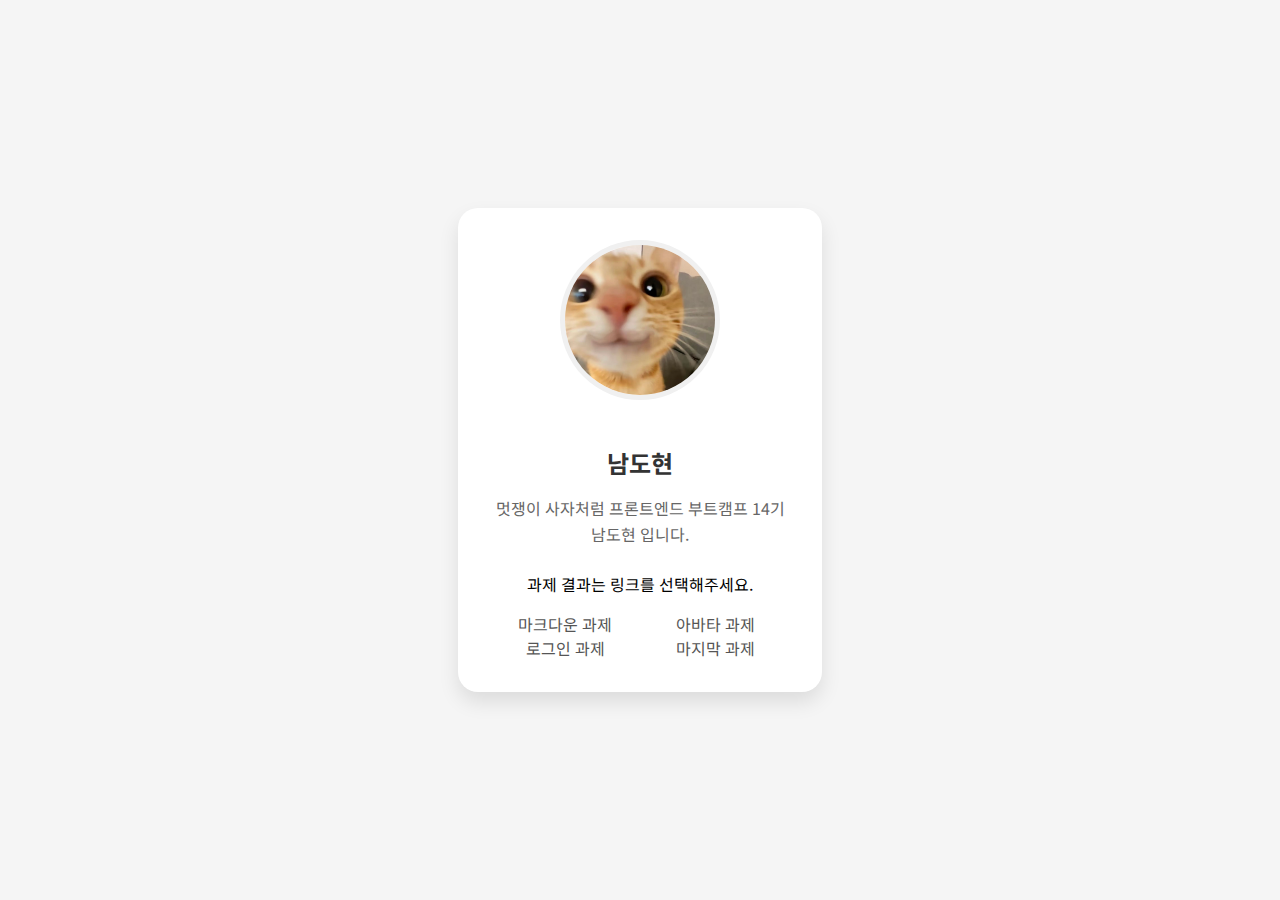
<file: index.html>
<!doctype html>
<html lang="ko">
  <head>
    <meta charset="UTF-8" />
    <meta name="viewport" content="width=device-width, initial-scale=1.0" />
    <title>HTML/CSS 과제</title>
    <style>
      body {
        margin: 0;
        padding: 0;
        font-family: 'Noto Sans KR', sans-serif;
        background-color: #f5f5f5;
        display: flex;
        justify-content: center;
        align-items: center;
        min-height: 100vh;
      }

      .profile-card {
        background: white;
        border-radius: 20px;
        box-shadow: 0 10px 20px rgba(0, 0, 0, 0.1);
        padding: 2rem;
        width: 300px;
        text-align: center;
      }

      .profile-image {
        width: 150px;
        height: 150px;
        border-radius: 50%;
        margin-bottom: 1.5rem;
        object-fit: cover;
        border: 5px solid #f0f0f0;
      }

      .name {
        font-size: 1.5rem;
        font-weight: bold;
        color: #333;
        margin-bottom: 0.5rem;
      }

      .bio {
        color: #666;
        line-height: 1.6;
        margin-bottom: 1.5rem;
      }

      .homework-links {
        display: flex;
        justify-content: center;
        flex-wrap: wrap;
        margin: 0;
        padding: 0;
        list-style: none;
      }

      .homework-links li {
        width: 50%;
      }

      .homework-links a {
        display: block;
        text-align: center;
        color: #555;
        text-decoration: none;
        transition: color 0.3s ease;
      }

      .homework-links a:hover {
        color: #007bff;
      }
    </style>
    <link href="https://fonts.googleapis.com/css2?family=Noto+Sans+KR:wght@400;700&display=swap" rel="stylesheet" />
    <link rel="stylesheet" href="https://cdnjs.cloudflare.com/ajax/libs/font-awesome/5.15.4/css/all.min.css" />
  </head>
  <body>
    <div class="profile-card">
      <!-- 상대 경로로 이미지 삽입하기 -->
      <img src="./src/assets/dohyeon.jpg" alt="남도현 프로필" class="profile-image" />
      <h1 class="name">남도현</h1>
      <p class="bio">멋쟁이 사자처럼 프론트엔드 부트캠프 14기 남도현 입니다.</p>
      <p>과제 결과는 링크를 선택해주세요.</p>
      <ul class="homework-links">
        <li><a href="./src/md/markdown.md">마크다운 과제</a></li>
        <li><a href="./src/avatars/avatars.html">아바타 과제</a></li>
        <li><a href="./src/login/login.html">로그인 과제</a></li>
        <li><a href="/">마지막 과제</a></li>
      </ul>
    </div>
  </body>
</html>
</file>
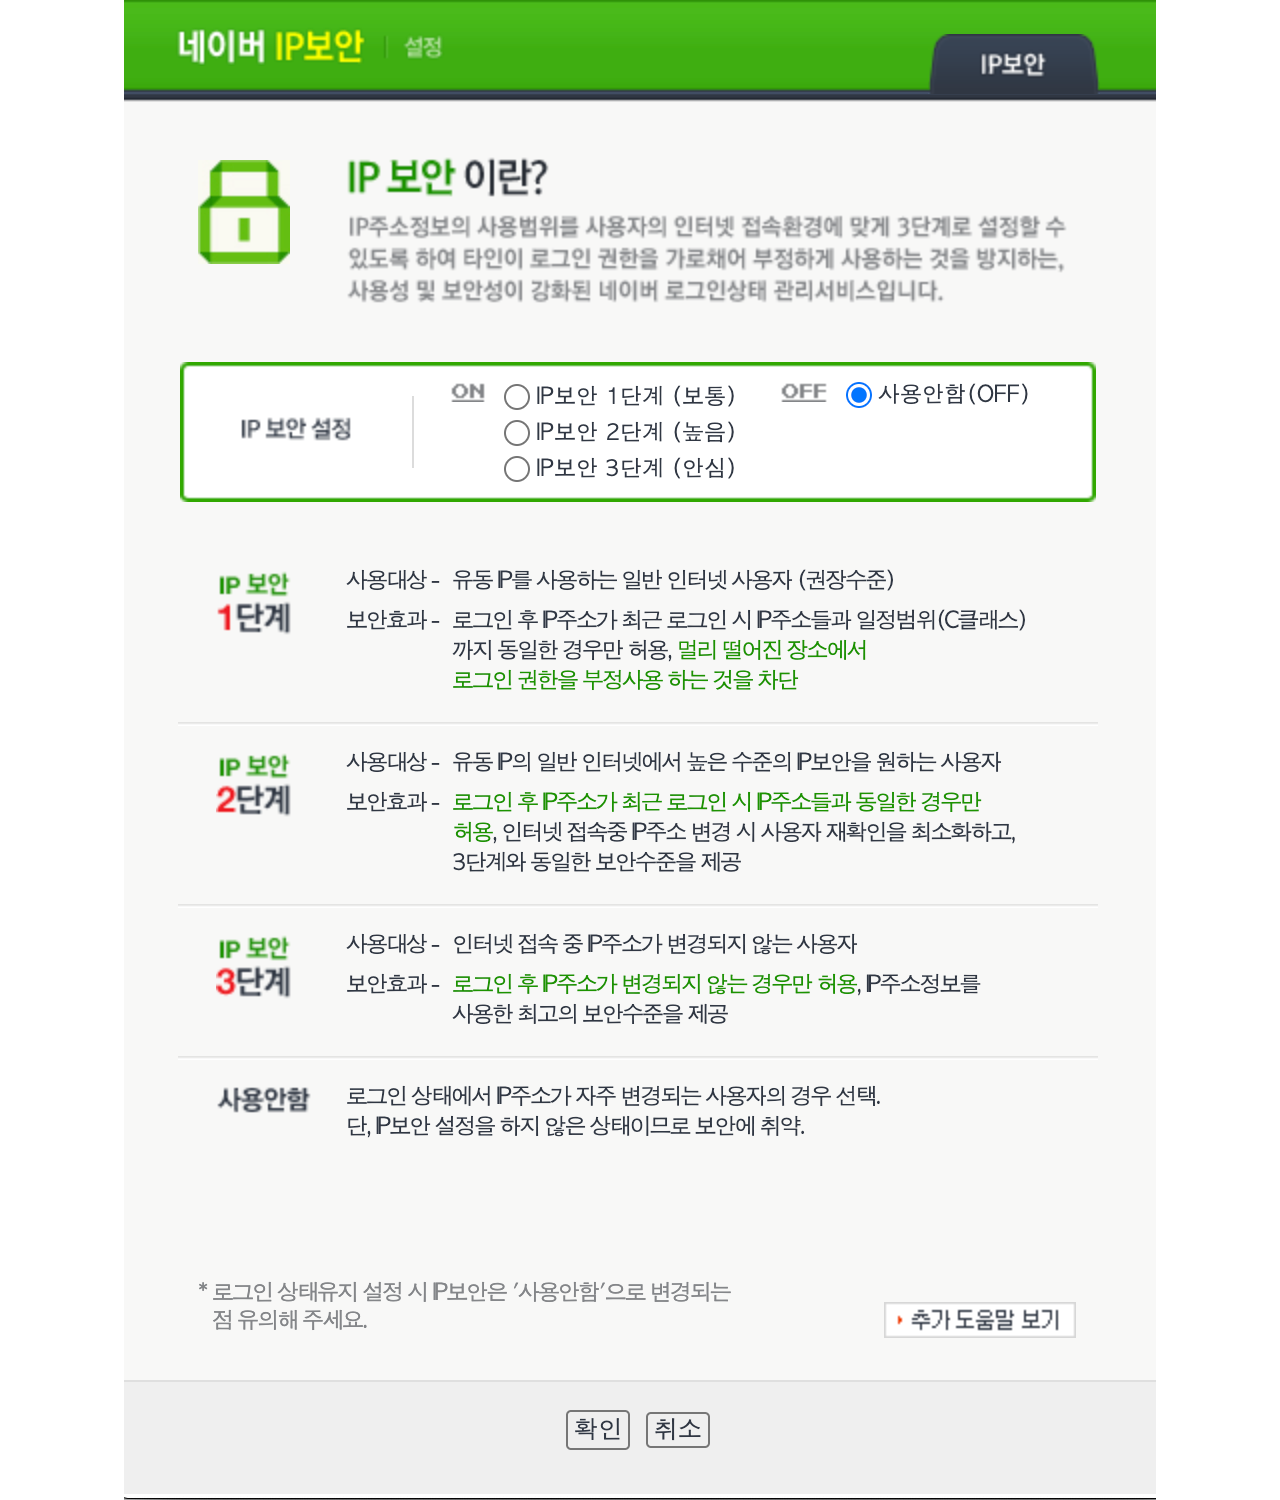
<file: src/login/pages/ip_security.html>
<!doctype html>
<html lang="ko">
  <head>
    <meta charset="UTF-8" />
    <meta name="viewport" content="width=device-width, initial-scale=1.0" />
    <title>네이버 IP 보안 로그인</title>
    <style>
      body {
        margin: 0;
      }

      div {
        display: flex;
        justify-content: center;
      }

      img {
        max-width: 100%;
        height: auto;
        margin: 0 auto;
      }
    </style>
  </head>

  <body>
    <div>
      <img src="./ip-security.png" alt="IP 보안 이란?..." />
    </div>
  </body>
</html>
</file>
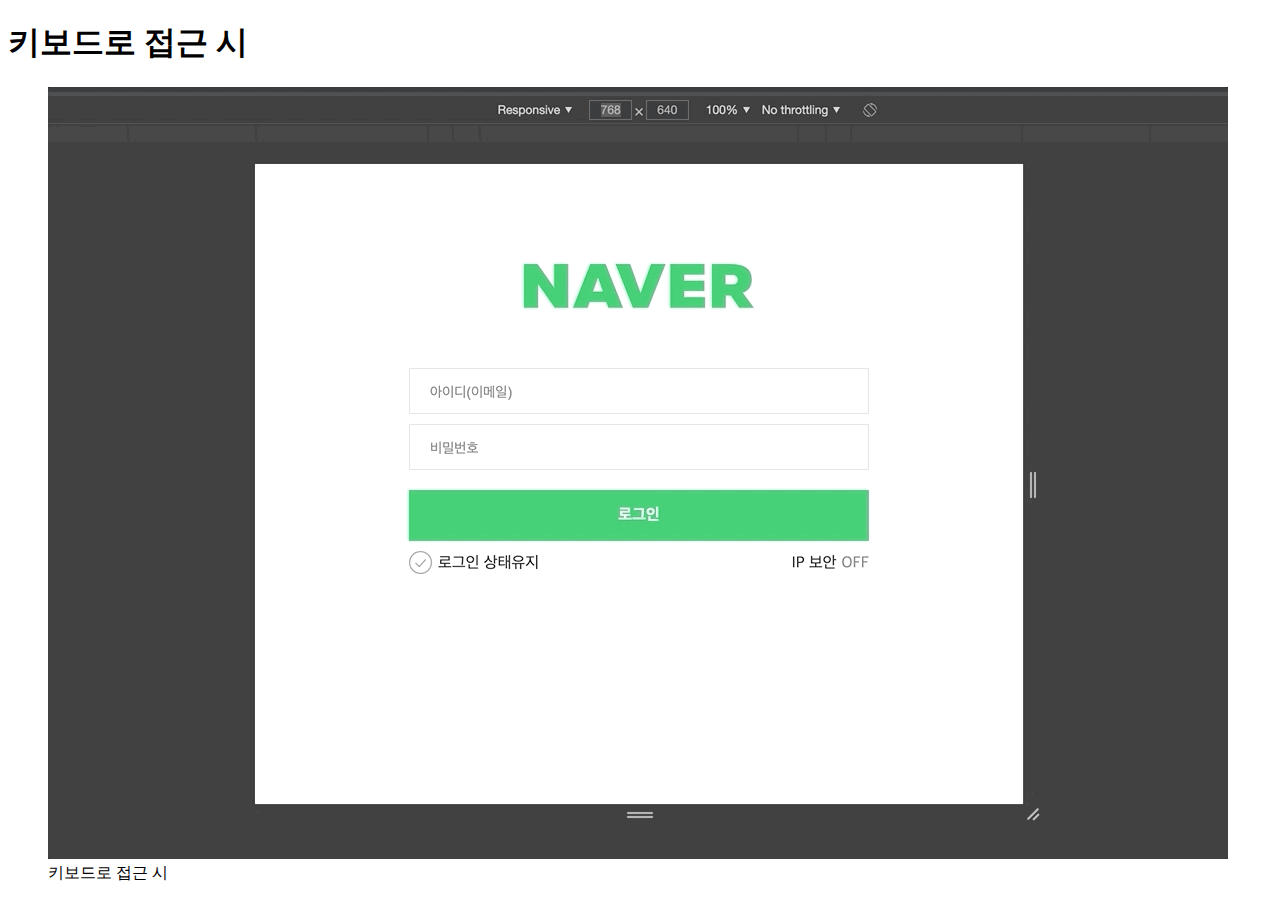
<file: src/login/preview/keyboard.html>
<!doctype html>
<html lang="ko">
  <head>
    <meta charset="UTF-8" />
    <meta name="viewport" content="width=device-width, initial-scale=1.0" />
    <title>키보드로 접근 시</title>
  </head>

  <body>
    <h1>키보드로 접근 시</h1>
    <figure>
      <img src="./images/keyboard.gif" alt="" />
      <figcaption>키보드로 접근 시</figcaption>
    </figure>
  </body>
</html>
</file>
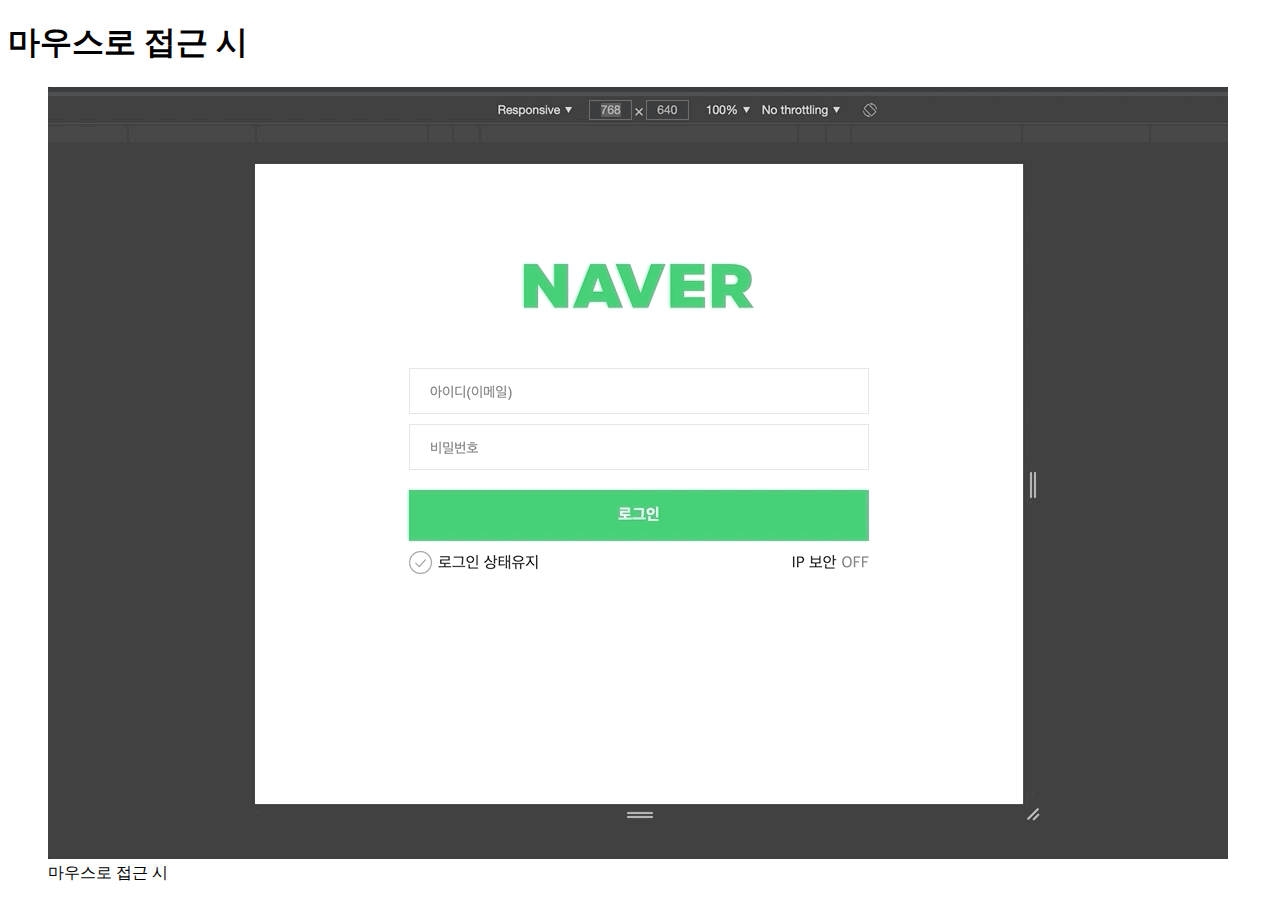
<file: src/login/preview/mouse.html>
<!doctype html>
<html lang="ko">
  <head>
    <meta charset="UTF-8" />
    <meta name="viewport" content="width=device-width, initial-scale=1.0" />
    <title>마우스로 접근 시</title>
  </head>

  <body>
    <h1>마우스로 접근 시</h1>
    <figure>
      <img src="./images/mouse.gif" alt="" />
      <figcaption>마우스로 접근 시</figcaption>
    </figure>
  </body>
</html>
</file>
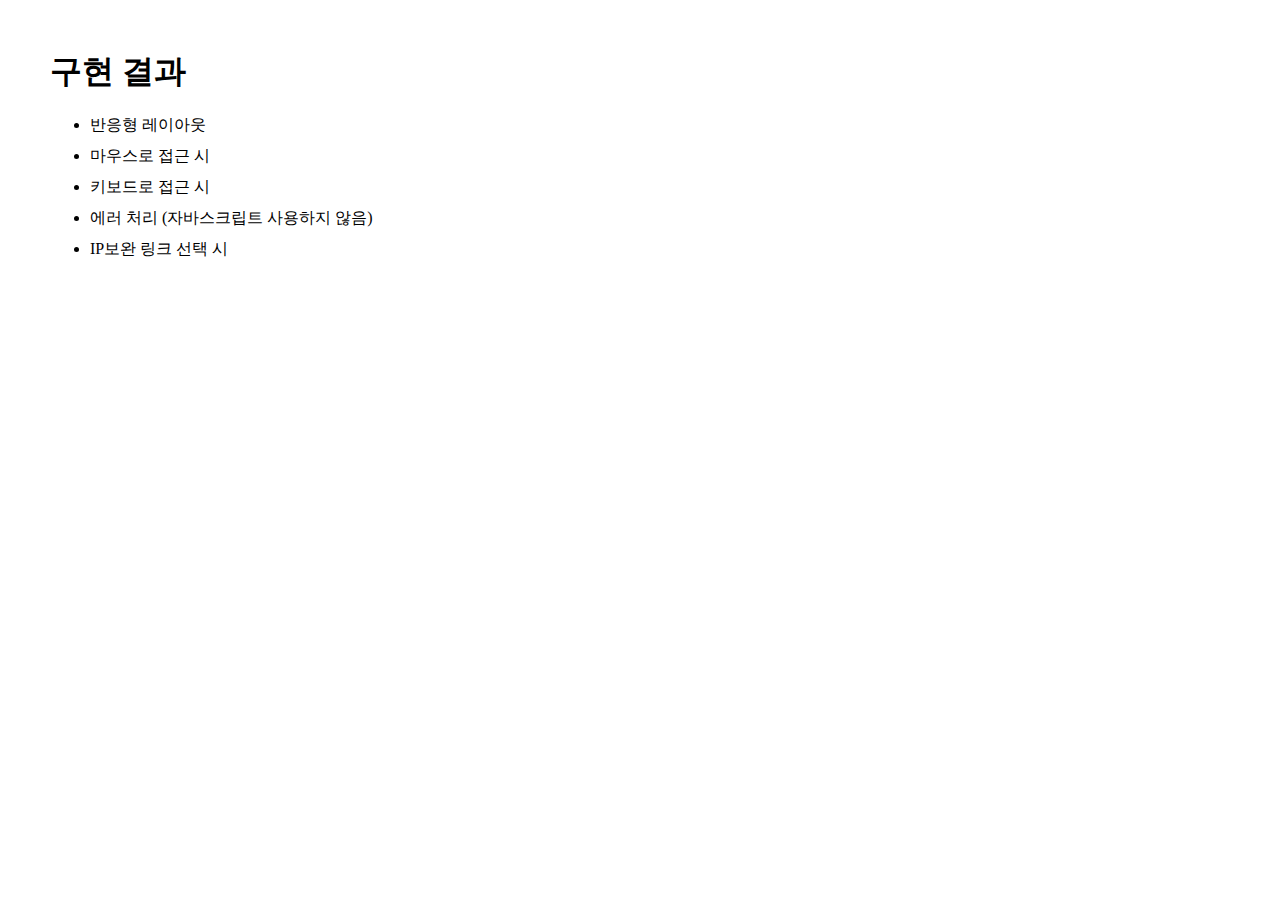
<file: src/login/preview/preview.html>
<!doctype html>
<html lang="ko">
  <head>
    <meta charset="UTF-8" />
    <meta name="viewport" content="width=device-width, initial-scale=1.0" />
    <title>네이버 IP 보안 로그인</title>
    <style>
      body{
        margin: 50px;
      }

      li{
        margin-block: 10px;
      }

      a{
        color: inherit;
        text-decoration: none;
      }
    </style>
  </head>

  <body>
    <h1>구현 결과</h1>
    <ul>
      <li><a href="./rwd.html">반응형 레이아웃</a></li>
      <li><a href="./mouse.html">마우스로 접근 시</a></li>
      <li><a href="./keyboard.html">키보드로 접근 시</a></li>
      <li><a href="./error.html">에러 처리 (자바스크립트 사용하지 않음)</a></li>
      <li><a href="./link.html">IP보완 링크 선택 시</a></li>
    </ul>
  </body>
</html>
</file>
